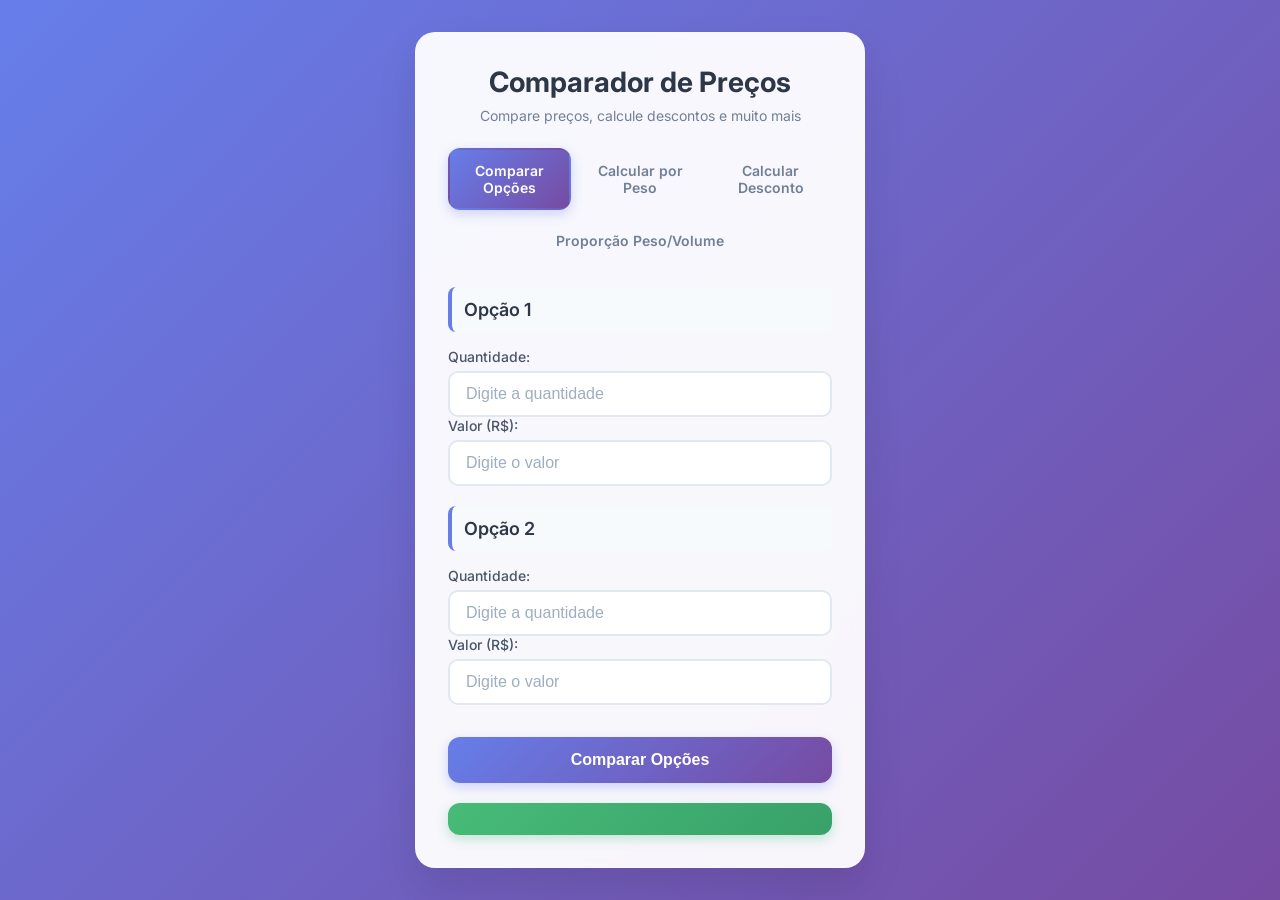
<file: grace/index.html>
<!DOCTYPE html>
<html lang="pt-BR">
<head>
    <meta charset="UTF-8">
    <meta name="viewport" content="width=device-width, initial-scale=1.0">
    <title>Comparador de Preços</title>
    <style>
        @import url('https://fonts.googleapis.com/css2?family=Inter:wght@300;400;500;600;700&display=swap');
        
        * {
            margin: 0;
            padding: 0;
            box-sizing: border-box;
        }
        
        body {
            font-family: 'Inter', -apple-system, BlinkMacSystemFont, 'Segoe UI', Roboto, sans-serif;
            background: linear-gradient(135deg, #667eea 0%, #764ba2 100%);
            min-height: 100vh;
            display: flex;
            justify-content: center;
            align-items: center;
            padding: 20px;
        }
        
        .container {
            background: rgba(255, 255, 255, 0.95);
            backdrop-filter: blur(10px);
            padding: 32px;
            border-radius: 20px;
            box-shadow: 0 20px 40px rgba(0, 0, 0, 0.1);
            max-width: 450px;
            width: 100%;
            border: 1px solid rgba(255, 255, 255, 0.2);
        }
        
        h1 {
            text-align: center;
            color: #2d3748;
            font-weight: 700;
            font-size: 28px;
            margin-bottom: 8px;
        }
        
        .subtitle {
            text-align: center;
            color: #718096;
            font-size: 14px;
            margin-bottom: 24px;
        }
        
        .tabs {
            display: flex;
            justify-content: space-between;
            margin-bottom: 24px;
            gap: 8px;
            flex-wrap: wrap;
        }
        
        .tab {
            padding: 12px 16px;
            font-weight: 600;
            color: #718096;
            border: 2px solid transparent;
            border-radius: 12px;
            cursor: pointer;
            transition: all 0.3s ease;
            font-size: 14px;
            text-align: center;
            flex: 1;
            min-width: 100px;
        }
        
        .tab:hover {
            background: rgba(102, 126, 234, 0.1);
            color: #667eea;
        }
        
        .tab.active {
            color: #ffffff;
            background: linear-gradient(135deg, #667eea 0%, #764ba2 100%);
            border-color: transparent;
            box-shadow: 0 4px 12px rgba(102, 126, 234, 0.3);
        }

        p.result {
            text-align: center;
            font-size: 16px;
            font-weight: 600;
            color: #2d3748;
            margin-top: 20px;
            padding: 16px;
            background: linear-gradient(135deg, #48bb78 0%, #38a169 100%);
            color: white;
            border-radius: 12px;
            box-shadow: 0 4px 12px rgba(72, 187, 120, 0.3);
        }

        .section {
            display: none;
            animation: fadeIn 0.3s ease;
        }
        
        .section.active {
            display: block;
        }
        
        @keyframes fadeIn {
            from { opacity: 0; transform: translateY(10px); }
            to { opacity: 1; transform: translateY(0); }
        }
        
        .input-group {
            margin-bottom: 20px;
        }
        
        .input-group h2 {
            color: #2d3748;
            font-size: 18px;
            font-weight: 600;
            margin-bottom: 16px;
            padding: 12px;
            background: #f7fafc;
            border-radius: 8px;
            border-left: 4px solid #667eea;
        }
        
        .input-group h2.mais-barata {
            background: linear-gradient(135deg, #48bb78 0%, #38a169 100%);
            color: white;
            border-left-color: #38a169;
        }
        
        label {
            display: block;
            font-size: 14px;
            font-weight: 500;
            color: #4a5568;
            margin-bottom: 6px;
        }
        
        input[type="number"] {
            width: 100%;
            padding: 12px 16px;
            font-size: 16px;
            border: 2px solid #e2e8f0;
            border-radius: 10px;
            box-sizing: border-box;
            transition: all 0.3s ease;
            background: white;
        }
        
        input[type="number"]:focus {
            outline: none;
            border-color: #667eea;
            box-shadow: 0 0 0 3px rgba(102, 126, 234, 0.1);
        }
        
        input[type="number"]::placeholder {
            color: #a0aec0;
        }
        
        button {
            width: 100%;
            padding: 14px 20px;
            font-size: 16px;
            font-weight: 600;
            color: #ffffff;
            background: linear-gradient(135deg, #667eea 0%, #764ba2 100%);
            border: none;
            border-radius: 12px;
            cursor: pointer;
            margin-top: 12px;
            transition: all 0.3s ease;
            box-shadow: 0 4px 12px rgba(102, 126, 234, 0.3);
        }
        
        button:hover {
            transform: translateY(-2px);
            box-shadow: 0 6px 20px rgba(102, 126, 234, 0.4);
        }
        
        button:active {
            transform: translateY(0);
        }
        
        @media (max-width: 480px) {
            .container {
                padding: 24px;
                margin: 16px;
            }
            
            .tabs {
                gap: 4px;
            }
            
            .tab {
                font-size: 12px;
                padding: 10px 12px;
            }
            
            h1 {
                font-size: 24px;
            }
        }
    </style>
</head>
<body>
    <div class="container">
        <h1>Comparador de Preços</h1>
        <p class="subtitle">Compare preços, calcule descontos e muito mais</p>

        <!-- Abas para Alternar entre as Seções -->
        <div class="tabs">
            <div class="tab active" onclick="toggleTab('compararOpcoesTab')">Comparar Opções</div>
            <div class="tab" onclick="toggleTab('calcularValorTab')">Calcular por Peso</div>
            <div class="tab" onclick="toggleTab('calcularDescontoTab')">Calcular Desconto</div>
            <div class="tab" onclick="toggleTab('compararProporcaoTab')">Proporção Peso/Volume</div>
        </div>

        <!-- Seção Comparar Preços entre Opções -->
        <div id="compararOpcoesTab" class="section active">
            <div class="input-group">
                <h2 id="tituloOp1">Opção 1</h2>
                <label>Quantidade:</label>
                <input type="number" id="quantidade1" placeholder="Digite a quantidade">
                <label>Valor (R$):</label>
                <input type="number" id="valor1" placeholder="Digite o valor">
          
            </div>
            <div class="input-group">
                <h2 id="tituloOp2">Opção 2</h2>
                <label>Quantidade:</label>
                <input type="number" id="quantidade2" placeholder="Digite a quantidade">
                <label>Valor (R$):</label>
                <input type="number" id="valor2" placeholder="Digite o valor">
 
            </div>
            <button onclick="compararOpcoes()">Comparar Opções</button>
            <p class="result" id="resultadoOpcao"></p>
        </div>

        <!-- Seção Calcular Valor por Peso -->
        <div id="calcularValorTab" class="section">
            <div class="input-group">
                <label>Valor por quilo (R$):</label>
                <input type="number" id="valorKilo" placeholder="Digite o valor por quilo">
                <label>Quantidade em gramas:</label>
                <input type="number" id="gramas" placeholder="Digite a quantidade em gramas">
            </div>
            <button onclick="calcularValorPorPeso()">Calcular Valor</button>
            <p class="result" id="resultadoPeso"></p>
        </div>

        <!-- Seção Calcular Valor com Desconto -->
        <div id="calcularDescontoTab" class="section">
            <div class="input-group">
                <label>Valor Original (R$):</label>
                <input type="number" id="valorOriginal" placeholder="Digite o valor original">
                <label>Desconto (%):</label>
                <input type="number" id="percentualDesconto" placeholder="Digite o percentual de desconto">
            </div>
            <button onclick="calcularValorComDesconto()">Calcular com Desconto</button>
            <p class="result" id="resultadoDesconto"></p>
        </div>

        <!-- Seção Comparar Proporção Peso/Volume -->
        <div id="compararProporcaoTab" class="section">
            <div class="input-group">
                <label>Peso Opção 1 (g):</label>
                <input type="number" id="peso1" placeholder="Digite o peso da opção 1">
                <label>Volume Opção 1 (ml):</label>
                <input type="number" id="volume1" placeholder="Digite o volume da opção 1">
            </div>
            <div class="input-group">
                <label>Peso Opção 2 (g):</label>
                <input type="number" id="peso2" placeholder="Digite o peso da opção 2">
                <label>Volume Opção 2 (ml):</label>
                <input type="number" id="volume2" placeholder="Digite o volume da opção 2">
            </div>
            <button onclick="compararProporcaoPesoVolume()">Comparar Proporções</button>
            <p class="result" id="resultadoProporcao"></p>
        </div>
    </div>

    <script src="script.js"></script>
</body>
</html>
</file>
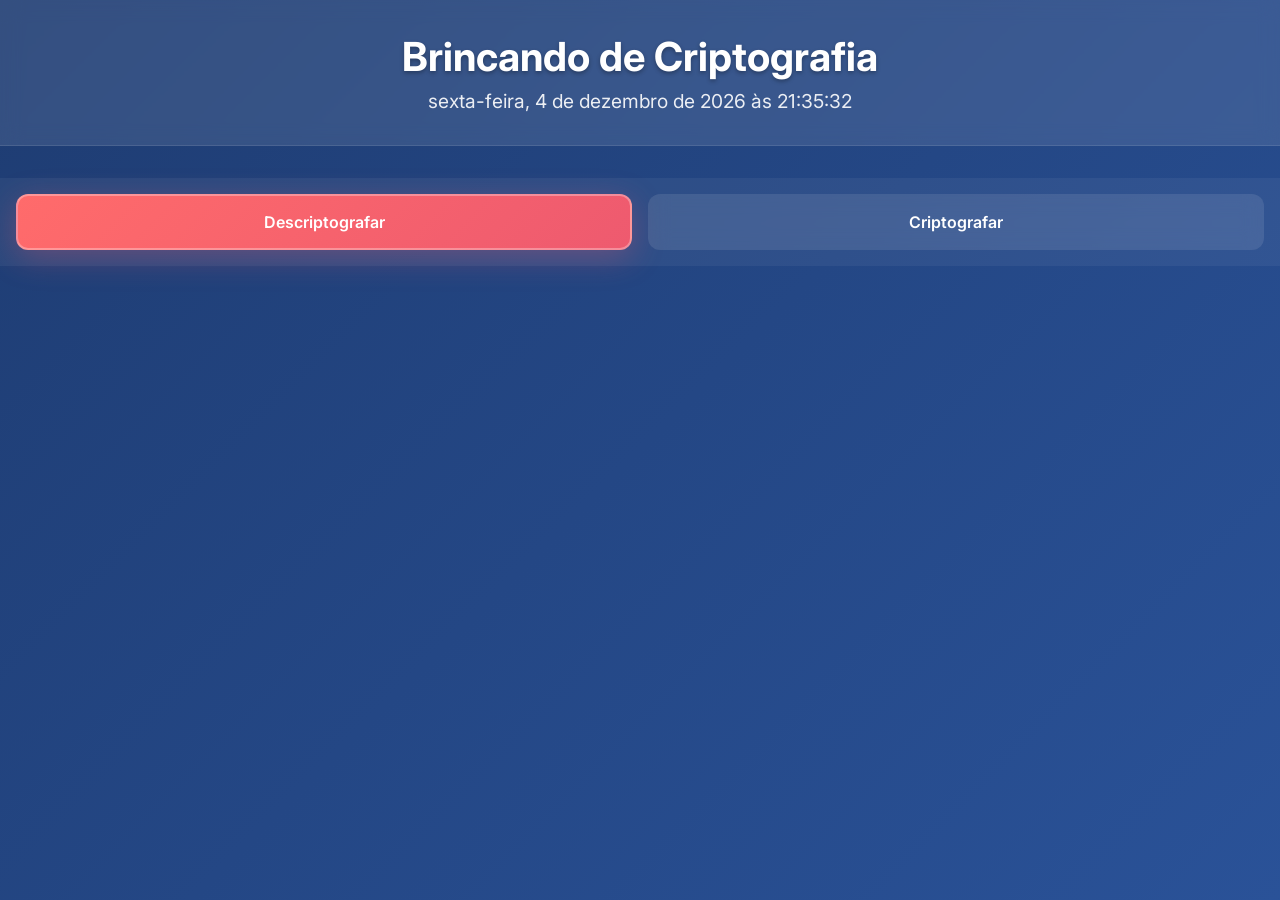
<file: nogma/index.html>
<!DOCTYPE html>
<html lang="pt-BR">
<head>
    <meta charset="UTF-8">
    <meta name="viewport" content="width=device-width, initial-scale=1.0">
    <title>Nogma - Criptografia</title>
    <link rel="stylesheet" href="estilo.css">
</head>
<body>
    <header>
        <h1>Brincando de Criptografia</h1>
        <div class="datetime" id="datetime"></div>
    </header>

    <div class="tabs">
        <div class="tab active" data-tab="eventsTab">Descriptografar</div>
        <div class="tab" data-tab="scheduleTab">Criptografar</div> 
      <!--  <div class="tab" data-tab="contactTab">Entrar em contato</div> -->
    <!--    <div class="tab" data-tab="locationTab">Localização</div> -->
    </div>

    <!-- Conteúdo da aba de agendamento -->
    <div id="eventsTab" class="container">
        <div class="box">
            <h2>Descriptografar</h2>
            <form onsubmit="event.preventDefault(); open_desc_url();">

                <label>

                    <label for="name">Inserir o valor secreto para descobrir: </label>
                    <input type="text" id="name" name="name" required>
    
                </label>
                <button type="submit">Enviar</button>
            </form>
        </div>
        <div class="box">
            <h4>Segredo:</h4>
            <p><div class="decryp" id="decryp"></div></p>
        </div>

    </div>

    <!-- Conteúdo da aba de agendamento -->
    <div id="scheduleTab" class="container">
        <div class="box">
            <h2>Criptografar</h2>
            <form onsubmit="event.preventDefault(); open_cripto_url();">

                <label>

                    <label for="name">Inserir valor </label>
                    <input type="text" id="name" name="name" required>
    
               </label>
                <button type="submit">Enviar</button>
            </form>
        </div>
        <div class="box">
            <h4>Segredo:</h4>
            <p><div class="crypt" id="crypt"></div></p>
        </div>

    </div>

    <script src="script.js"></script>
</body>
</html>
</file>
<file: nogma/estilo.css>
@import url('https://fonts.googleapis.com/css2?family=Inter:wght@300;400;500;600;700&display=swap');

* {
    margin: 0;
    padding: 0;
    box-sizing: border-box;
}

body {
    font-family: 'Inter', -apple-system, BlinkMacSystemFont, 'Segoe UI', Roboto, sans-serif;
    margin: 0;
    padding: 0;
    background: linear-gradient(135deg, #1e3c72 0%, #2a5298 100%);
    min-height: 100vh;
    color: #333;
}

header {
    text-align: center;
    background: rgba(255, 255, 255, 0.1);
    backdrop-filter: blur(10px);
    color: white;
    padding: 2rem 1rem;
    border-bottom: 1px solid rgba(255, 255, 255, 0.1);
}

h1 {
    margin: 0;
    font-size: 2.5rem;
    font-weight: 700;
    text-shadow: 0 2px 4px rgba(0, 0, 0, 0.3);
}

.datetime {
    margin-top: 0.5rem;
    font-size: 1.2rem;
    opacity: 0.9;
    font-weight: 400;
}

.tabs {
    display: flex;
    flex-wrap: wrap;
    justify-content: center;
    margin-top: 2rem;
    background: rgba(255, 255, 255, 0.05);
    padding: 1rem;
    gap: 1rem;
}

.tab {
    padding: 1rem 2rem;
    cursor: pointer;
    background: rgba(255, 255, 255, 0.1);
    color: white;
    border-radius: 12px;
    flex: 1;
    text-align: center;
    min-width: 150px;
    font-weight: 600;
    transition: all 0.3s ease;
    border: 2px solid transparent;
    backdrop-filter: blur(10px);
}

.tab:hover {
    background: rgba(255, 255, 255, 0.2);
    transform: translateY(-2px);
}

.tab.active {
    background: linear-gradient(135deg, #ff6b6b 0%, #ee5a6f 100%);
    border-color: rgba(255, 255, 255, 0.3);
    box-shadow: 0 8px 32px rgba(238, 90, 111, 0.3);
}

.tab a {
    text-decoration: none;
    color: inherit;
}

.container {
    display: none;
    padding: 2rem;
    max-width: 800px;
    margin: 0 auto;
}

.container.active {
    display: block;
    animation: fadeIn 0.5s ease;
}

@keyframes fadeIn {
    from { opacity: 0; transform: translateY(20px); }
    to { opacity: 1; transform: translateY(0); }
}

.box {
    width: 100%;
    padding: 2rem;
    background: rgba(255, 255, 255, 0.95);
    backdrop-filter: blur(10px);
    box-shadow: 0 20px 40px rgba(0, 0, 0, 0.1);
    border-radius: 16px;
    margin-bottom: 2rem;
    border: 1px solid rgba(255, 255, 255, 0.2);
}

.box h2 {
    color: #2d3748;
    font-size: 1.8rem;
    font-weight: 700;
    margin-bottom: 1.5rem;
    text-align: center;
}

.box h4 {
    color: #4a5568;
    font-size: 1.2rem;
    font-weight: 600;
    margin-bottom: 1rem;
}

.event {
    border: 1px solid #e2e8f0;
    border-radius: 12px;
    padding: 1.5rem;
    margin-bottom: 1rem;
    background: rgba(255, 255, 255, 0.5);
}

.event h3 {
    margin: 0;
    font-size: 1.5rem;
    color: #2d3748;
}

.event p {
    margin: 0.5rem 0;
    font-size: 1rem;
    color: #718096;
}

form {
    display: flex;
    flex-direction: column;
}

form label {
    margin-bottom: 0.5rem;
    font-size: 1rem;
    font-weight: 500;
    color: #4a5568;
}

input, textarea, select {
    padding: 1rem;
    border: 2px solid #e2e8f0;
    border-radius: 10px;
    font-size: 1rem;
    transition: all 0.3s ease;
    background: white;
    font-family: inherit;
}

input:focus, textarea:focus, select:focus {
    outline: none;
    border-color: #667eea;
    box-shadow: 0 0 0 3px rgba(102, 126, 234, 0.1);
}

select {
    appearance: none;
    background-image: url('data:image/svg+xml;utf8,<svg xmlns="http://www.w3.org/2000/svg" viewBox="0 0 24 24" fill="none" stroke="black" stroke-width="2" stroke-linecap="round" stroke-linejoin="round" class="feather feather-chevron-down"><polyline points="6 9 12 15 18 9"></polyline></svg>');
    background-repeat: no-repeat;
    background-position: right 15px center;
    background-size: 16px;
}

button {
    padding: 1rem 2rem;
    font-size: 1rem;
    font-weight: 600;
    background: linear-gradient(135deg, #667eea 0%, #764ba2 100%);
    color: white;
    border: none;
    border-radius: 10px;
    cursor: pointer;
    transition: all 0.3s ease;
    box-shadow: 0 4px 12px rgba(102, 126, 234, 0.3);
    margin-top: 1rem;
}

button:hover {
    transform: translateY(-2px);
    box-shadow: 0 6px 20px rgba(102, 126, 234, 0.4);
}

button:active {
    transform: translateY(0);
}

.decryp, .crypt {
    padding: 1.5rem;
    background: linear-gradient(135deg, #48bb78 0%, #38a169 100%);
    color: white;
    border-radius: 12px;
    font-family: 'Courier New', monospace;
    font-size: 1.1rem;
    word-break: break-all;
    min-height: 60px;
    display: flex;
    align-items: center;
    justify-content: center;
    text-align: center;
    box-shadow: 0 4px 12px rgba(72, 187, 120, 0.3);
}

.crypt {
    background: linear-gradient(135deg, #ed8936 0%, #dd6b20 100%);
    box-shadow: 0 4px 12px rgba(237, 137, 54, 0.3);
}

iframe {
    width: 100%;
    height: 400px;
    border: 0;
    border-radius: 12px;
}

@media (max-width: 768px) {
    .tabs {
        flex-direction: column;
        gap: 0.5rem;
    }
    
    .tab {
        flex: 1 1 100%;
        margin: 0;
    }
    
    .container {
        padding: 1rem;
    }
    
    .box {
        padding: 1.5rem;
    }
    
    h1 {
        font-size: 2rem;
    }
    
    .box h2 {
        font-size: 1.5rem;
    }
}
</file>
